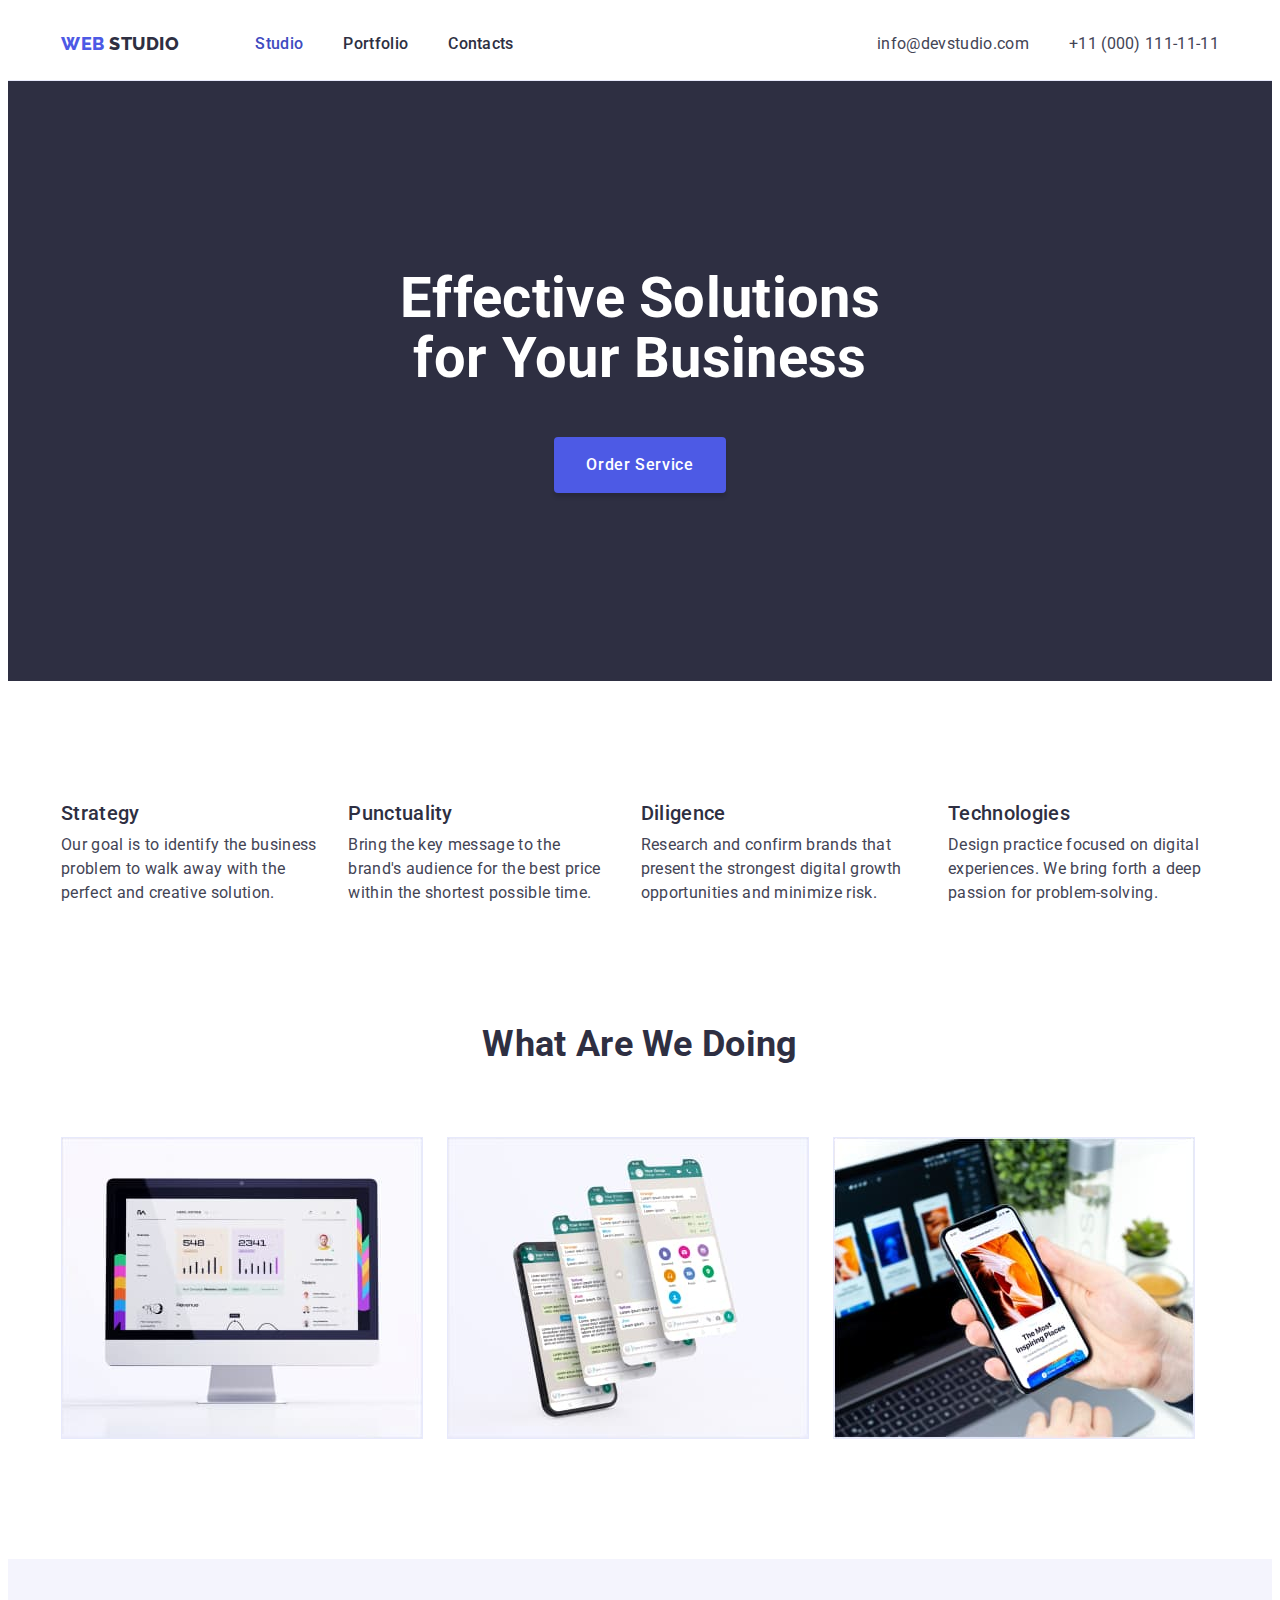
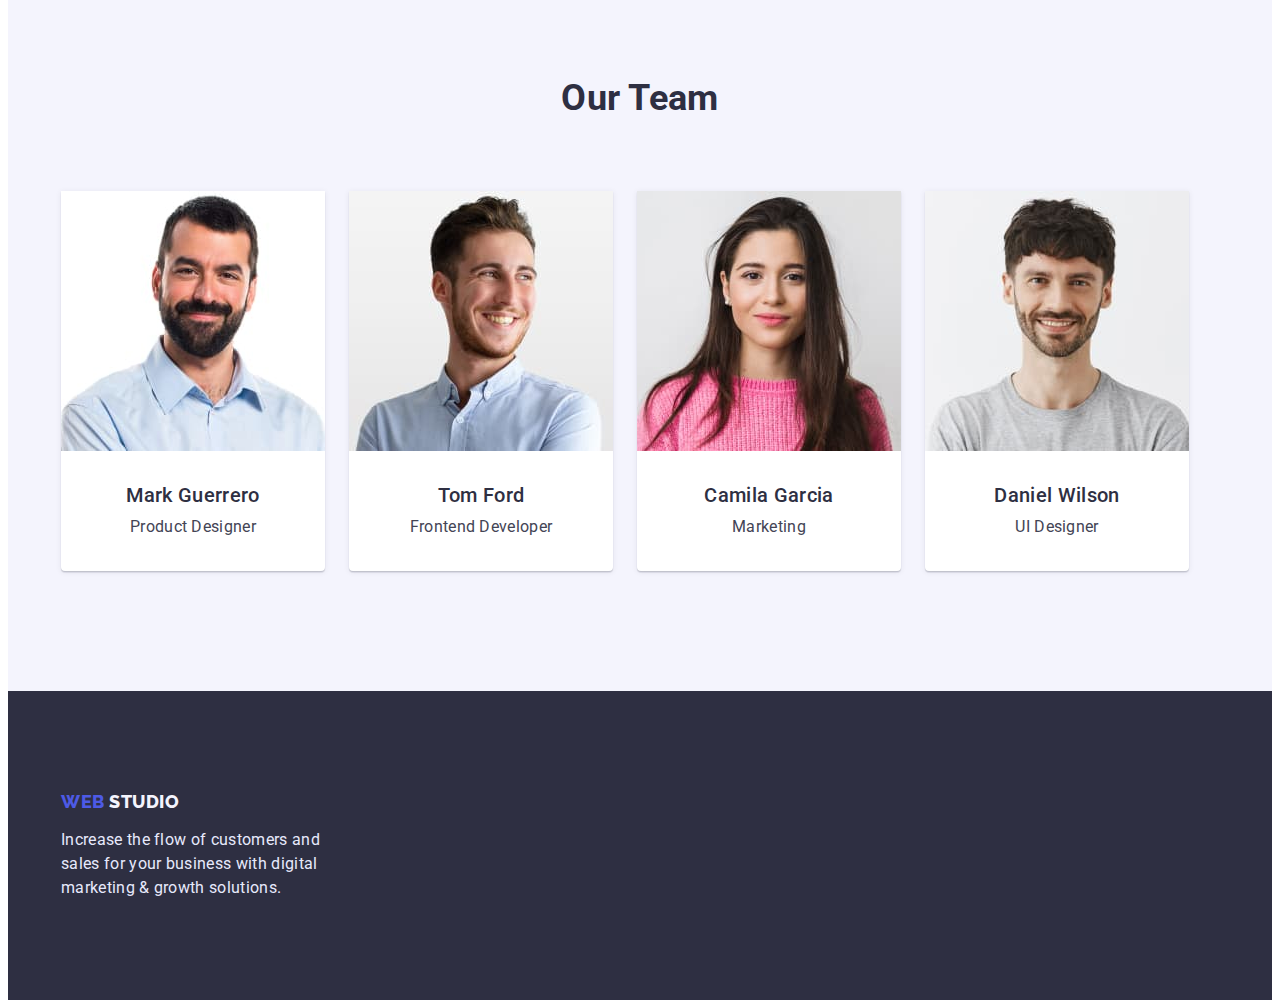
<file: index.html>
<!DOCTYPE html>
<html lang="en">
	<head>
		<meta charset="UTF-8" />
		<meta http-equiv="X-UA-Compatible" content="IE=edge" />
		<meta name="viewport" content="width=device-width, initial-scale=1.0" />

		<title>Studio_Module-3</title>

		<link rel="preconnect" href="https://fonts.googleapis.com" />
		<link rel="preconnect" href="https://fonts.gstatic.com" crossorigin />

		<link
			href="https://fonts.googleapis.com/css2?family=Raleway:wght@800&family=Roboto:wght@400;500;700&display=swap"
			rel="stylesheet"
		/>

		<link
			rel="stylesheet"
			href="https://cdnjs.cloudflare.com/ajax/libs/modern-normalize/1.1.0/modern-normalize.min.css"
			integrity="sha512-wpPYUAdjBVSE4KJnH1VR1HeZfpl1ub8YT/NKx4PuQ5NmX2tKuGu6U/JRp5y+Y8XG2tV+wKQpNHVUX03MfMFn9Q=="
			crossorigin="anonymous"
			referrerpolicy="no-referrer"
		/>

		<link rel="stylesheet" href="./CSS/style.css" />
	</head>

	<body>
		<header class="header-style">
			<div class="section-nav container">
				<nav class="nav-style">
					<a class="logo-style" href="./index.html">
						<span>WEB</span>
						STUDIO
					</a>
					<ul class="menu-list">
						<li class="menu-item">
							<a class="menu-link current" href="./index.html">Studio</a>
						</li>
						<li class="menu-item">
							<a class="menu-link" href="./portfolio.html">Portfolio</a>
						</li>
						<li class="menu-item">
							<a class="menu-link" href="">Contacts</a>
						</li>
					</ul>
				</nav>
				<ul class="contact-list">
					<li class="contact-item">
						<a class="contact-link" href="mailto:info@devstudio.com">info@devstudio.com</a>
					</li>
					<li class="contact-item">
						<a class="contact-link" href="tel:+110001111111">+11 (000) 111-11-11</a>
					</li>
				</ul>
			</div>
		</header>

		<main>
			<section class="hero section">
				<div class="section-hero container">
					<h1 class="hero-title">Effective Solutions for Your Business</h1>
					<button class="order-btn" type="button">Order Service</button>
				</div>
			</section>

			<section class="principles section">
				<div class="principles-style container">
					<h2 class="visually-hidden">Features</h2>
					<ul class="principles-list">
						<li class="prinsiples-item">
							<h3 class="principles-head">Strategy</h3>
							<p class="principles-text">
								Our goal is to identify the business problem to walk away with the perfect and creative solution.
							</p>
						</li>
						<li class="prinsiples-item">
							<h3 class="principles-head">Punctuality</h3>
							<p class="principles-text">
								Bring the key message to the brand's audience for the best price within the shortest possible time.
							</p>
						</li>
						<li class="prinsiples-item">
							<h3 class="principles-head">Diligence</h3>
							<p class="principles-text">
								Research and confirm brands that present the strongest digital growth opportunities and minimize risk.
							</p>
						</li>
						<li class="prinsiples-item">
							<h3 class="principles-head">Technologies</h3>
							<p class="principles-text">
								Design practice focused on digital experiences. We bring forth a deep passion for problem-solving.
							</p>
						</li>
					</ul>
				</div>
			</section>

			<section class="product section">
				<div class="product-style container">
					<h2 class="product-title">What are we doing</h2>
					<ul class="product-list">
						<li class="product-item">
							<img class="product-image" src="./image/studio/activity/web.jpg" alt="Web" width="360" />
						</li>
						<li class="product-item">
							<img class="product-image" src="./image/studio/activity/mobile.jpg" alt="Mobile" width="360" />
						</li>
						<li class="product-item">
							<img class="product-image" src="./image/studio/activity/style.jpg" alt="Style" width="360" />
						</li>
					</ul>
				</div>
			</section>

			<section class="employer section">
				<div class="employer-style container">
					<h2 class="employer-title">Our Team</h2>
					<ul class="employer-list">
						<li class="employer-item">
							<img class="employer-image" src="./image/studio/team/mark.jpg" alt="Mark" width="264" />
							<div class="employer-content">
								<h3 class="employer-head">Mark Guerrero</h3>
								<p class="employer-text">Product Designer</p>
							</div>
						</li>
						<li class="employer-item">
							<img class="employer-image" src="./image/studio/team/tom.jpg" alt="Tom" width="264" />
							<div class="employer-content">
								<h3 class="employer-head">Tom Ford</h3>
								<p class="employer-text">Frontend Developer</p>
							</div>
						</li>
						<li class="employer-item">
							<img class="employer-image" src="./image/studio/team/camila.jpg" alt="Camila" width="264" />
							<div class="employer-content">
								<h3 class="employer-head">Camila Garcia</h3>
								<p class="employer-text">Marketing</p>
							</div>
						</li>
						<li class="employer-item">
							<img class="employer-image" src="./image/studio/team/daniel.jpg" alt="Daniel" width="264" />
							<div class="employer-content">
								<h3 class="employer-head">Daniel Wilson</h3>
								<p class="employer-text">UI Designer</p>
							</div>
						</li>
					</ul>
				</div>
			</section>
		</main>

		<footer class="footer-style">
			<div class="section-footer container">
				<a class="logo-style link-line" href="./index.html">
					<span>WEB</span>
					STUDIO
				</a>
				<p>Increase the flow of customers and sales for your business with digital marketing & growth solutions.</p>
			</div>
		</footer>
	</body>
</html>
</file>
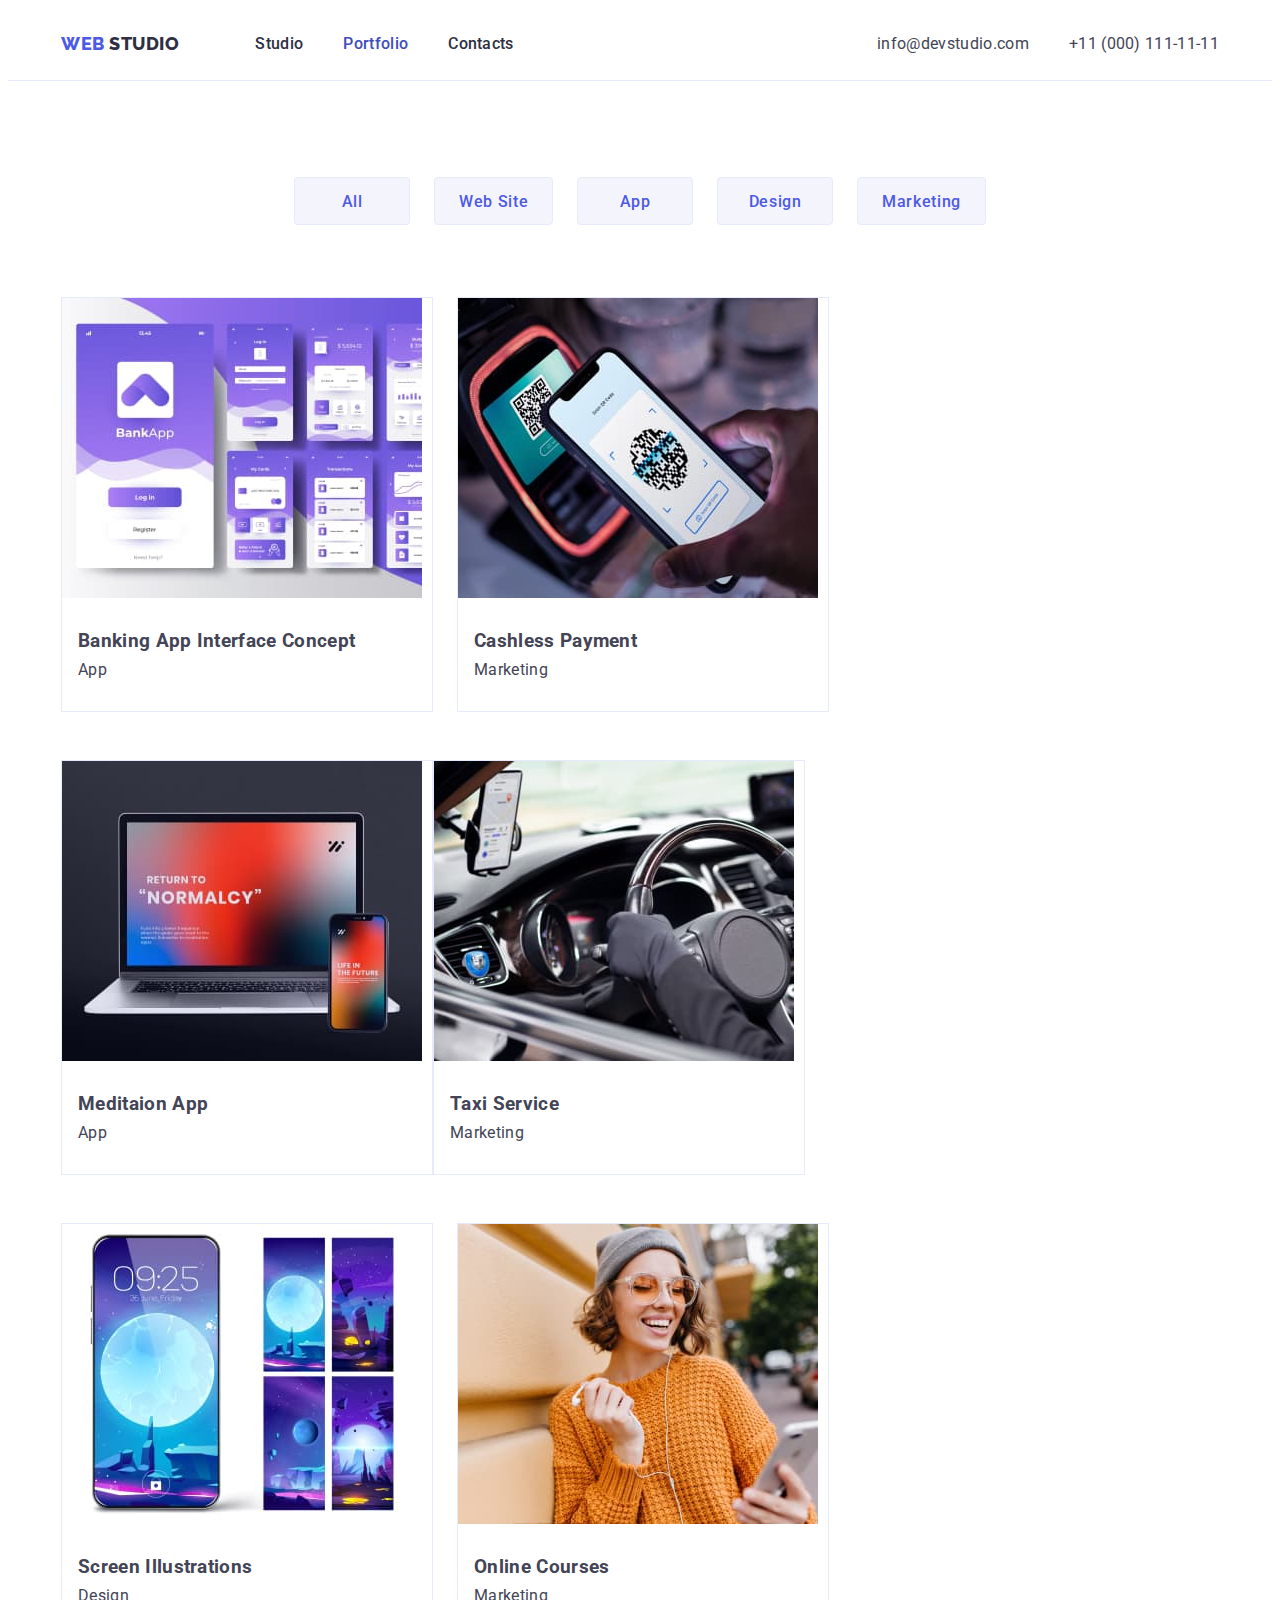
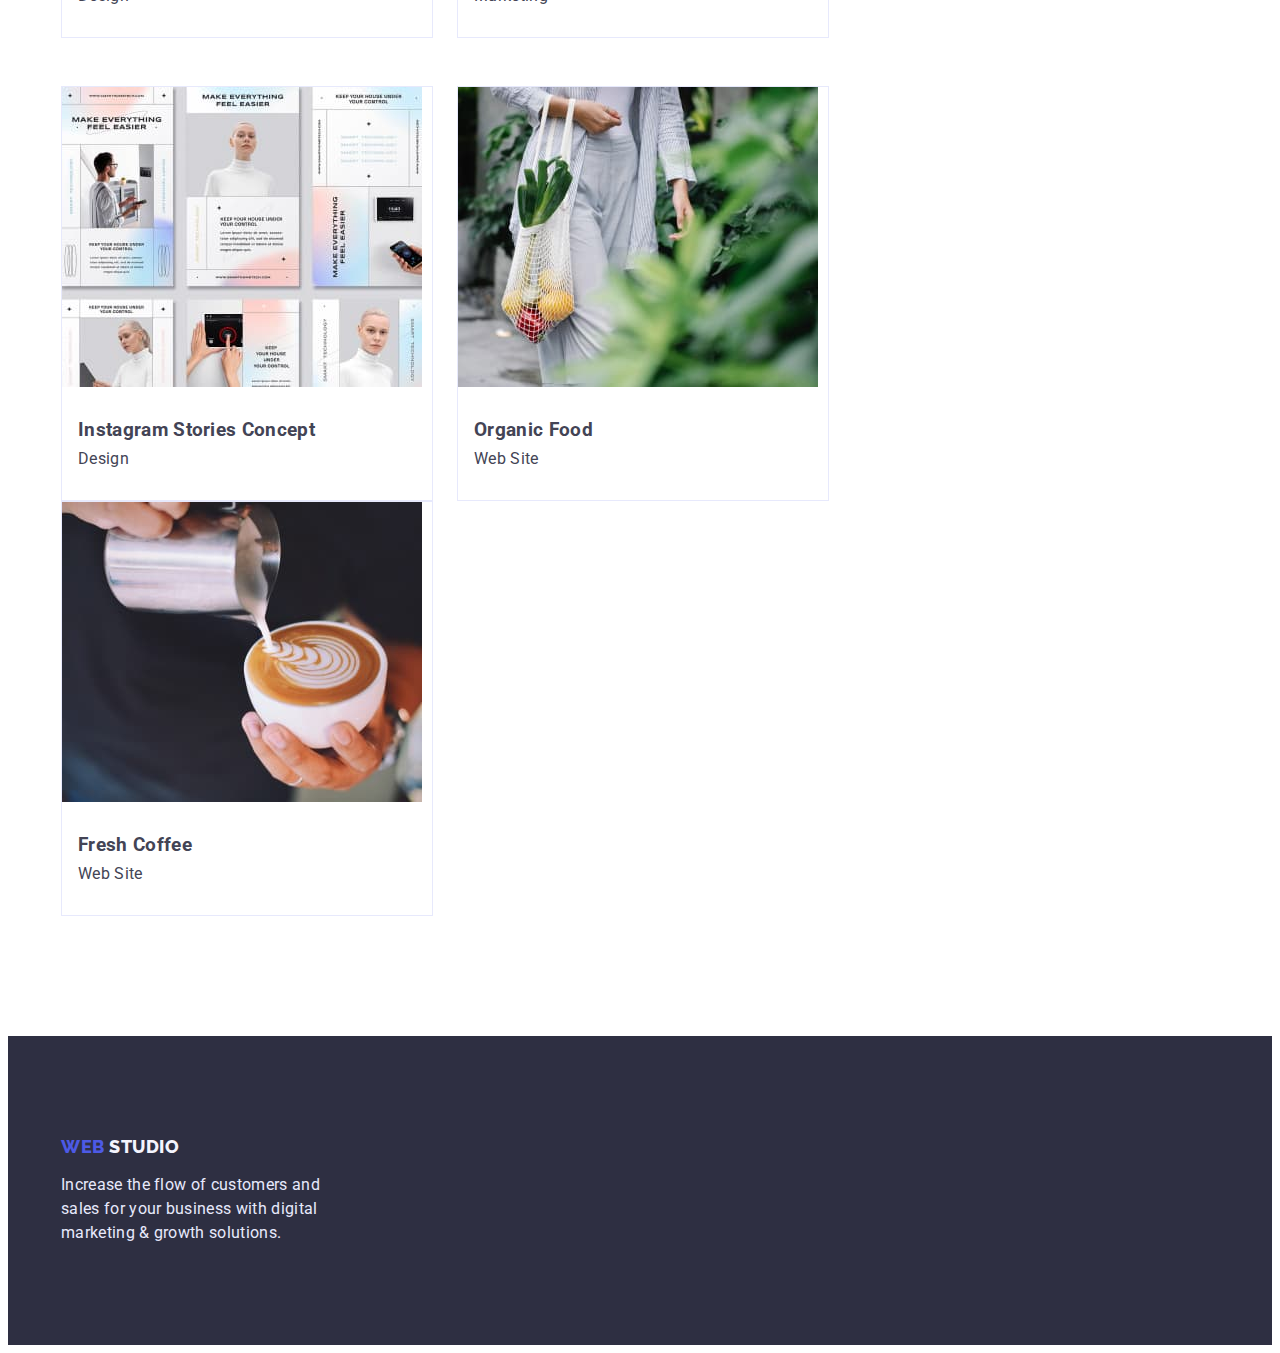
<file: portfolio.html>
<!DOCTYPE html>
<html lang="en">
	<head>
		<meta charset="UTF-8" />
		<meta http-equiv="X-UA-Compatible" content="IE=edge" />
		<meta name="viewport" content="width=device-width, initial-scale=1.0" />

		<title>Portfolio_Module-3</title>

		<link rel="preconnect" href="https://fonts.googleapis.com" />
		<link rel="preconnect" href="https://fonts.gstatic.com" crossorigin />

		<link
			href="https://fonts.googleapis.com/css2?family=Raleway:wght@800&family=Roboto:wght@400;500;700&display=swap"
			rel="stylesheet"
		/>

		<link
			rel="stylesheet"
			href="https://cdnjs.cloudflare.com/ajax/libs/modern-normalize/1.1.0/modern-normalize.min.css"
			integrity="sha512-wpPYUAdjBVSE4KJnH1VR1HeZfpl1ub8YT/NKx4PuQ5NmX2tKuGu6U/JRp5y+Y8XG2tV+wKQpNHVUX03MfMFn9Q=="
			crossorigin="anonymous"
			referrerpolicy="no-referrer"
		/>

		<link rel="stylesheet" href="./CSS/style.css" />
	</head>

	<body>
		<header class="header-style">
			<div class="section-nav container">
				<nav class="nav-style">
					<a class="logo-style" href="./portfolio.html">
						<span>WEB</span>
						STUDIO
					</a>
					<ul class="menu-list">
						<li class="menu-item">
							<a class="menu-link" href="./index.html">Studio</a>
						</li>
						<li class="menu-item">
							<a class="menu-link current" href="./portfolio.html">Portfolio</a>
						</li>
						<li class="menu-item">
							<a class="menu-link" href="">Contacts</a>
						</li>
					</ul>
				</nav>
				<ul class="contact-list">
					<li class="contact-item">
						<a class="contact-link" href="mailto:info@devstudio.com">info@devstudio.com</a>
					</li>
					<li class="contact-item">
						<a class="contact-link" href="tel:+110001111111">+11 (000) 111-11-11</a>
					</li>
				</ul>
			</div>
		</header>

		<main>
			<section class="projects section">
				<div class="projects-style container">
					<h1 class="visually-hidden">Projects</h1>
					<ul class="filter-list list-marker">
						<li class="filter-item">
							<button class="filter-btn" type="button">All</button>
						</li>

						<li class="filter-item">
							<button class="filter-btn" type="button">Web Site</button>
						</li>

						<li class="filter-item">
							<button class="filter-btn" type="button">App</button>
						</li>

						<li class="filter-item">
							<button class="filter-btn" type="button">Design</button>
						</li>

						<li class="filter-item">
							<button class="filter-btn" type="button">Marketing</button>
						</li>
					</ul>

					<ul class="project-list list-marker">
						<li class="project-item">
							<img class="preject-image" src="./image/portfolio/banking.jpg" alt="Tehno" width="360" />
							<div class="project-content">
								<h3 class="project-title">Banking App Interface Concept</h3>
								<p class="project-name">App</p>
							</div>
						</li>
						<li class="project-item">
							<img class="preject-image" src="./image/portfolio/payment.jpg" alt="Poster" width="360" />
							<div class="project-content">
								<h3 class="project-title">Cashless Payment</h3>
								<p class="project-name">Marketing</p>
							</div>
						</li>
						<li class="project-item">
							<img class="preject-image" src="./image/portfolio/meditation.jpg" alt="Seafood" width="360" />
							<div class="project-content">
								<h3 class="project-title">Meditaion App</h3>
								<p class="project-name">App</p>
							</div>
						</li>

						<li class="project-item">
							<img class="preject-image" src="./image/portfolio/taxi.jpg" alt="Prime" width="360" />
							<div class="project-content">
								<h3 class="project-title">Taxi Service</h3>
								<p class="project-name">Marketing</p>
							</div>
						</li>
						<li class="project-item">
							<img class="preject-image" src="./image/portfolio/illustration.jpg" alt="Boxes" width="360" />
							<div class="project-content">
								<h3 class="project-title">Screen Illustrations</h3>
								<p class="project-name">Design</p>
							</div>
						</li>
						<li class="project-item">
							<img class="preject-image" src="./image/portfolio/courses.jpg" alt="Borders" width="360" />
							<div class="project-content">
								<h3 class="project-title">Online Courses</h3>
								<p class="project-name">Marketing</p>
							</div>
						</li>

						<li class="project-item">
							<img class="preject-image" src="./image/portfolio/instagram.jpg" alt="Edition" width="360" />
							<div class="project-content">
								<h3 class="project-title">Instagram Stories Concept</h3>
								<p class="project-name">Design</p>
							</div>
						</li>
						<li class="project-item">
							<img class="preject-image" src="./image/portfolio/food.jpg" alt="Lab" width="360" />
							<div class="project-content">
								<h3 class="project-title">Organic Food</h3>
								<p class="project-name">Web Site</p>
							</div>
						</li>
						<li class="project-item">
							<img class="preject-image" src="./image/portfolio/coffe.jpg" alt="Business" width="360" />
							<div class="project-content">
								<h3 class="project-title">Fresh Coffee</h3>
								<p class="project-name">Web Site</p>
							</div>
						</li>
					</ul>
				</div>
			</section>
		</main>

		<footer class="footer-style">
			<div class="section-footer container">
				<a class="logo-style link-line" href="./portfolio.html">
					<span>WEB</span>
					STUDIO
				</a>
				<p>Increase the flow of customers and sales for your business with digital marketing & growth solutions.</p>
			</div>
		</footer>
	</body>
</html>
</file>
<file: CSS/style.css>
/* General */

:root {
	--bglatter-color: #2e2f42;
	--smlatter-color: #434455;
	--active-color: #404bbf;

	--ltdecor-color: #e7e9fc;
	--decor-color: #4d5ae5;
	--lightfon-color: #f4f4fd;
	--background-color: #ffffff;
}

h1,
h2,
h3,
h4,
h5,
h6,
p {
	margin: 0;
}

img {
	display: block;
	max-width: 100%;
	height: auto;
}

button {
	display: block;
	cursor: pointer;
	border: none;
	border-radius: 4px;
}

address {
	font-style: normal;
}

ul,
ol {
	list-style: none;
	padding-left: 0;
	margin: 0;
}

a {
	text-decoration: none;
}

.container {
	width: 1158px;
	padding: 0 15px;
	margin: 0 auto;
}

.section {
	padding: 120px 0;
}

.visually-hidden {
	position: absolute;
	width: 1px;
	height: 1px;
	margin: -1px;
	border: 0;
	padding: 0;

	white-space: nowrap;
	clip-path: inset(100%);
	clip: rect(0 0 0 0);
	overflow: hidden;
}

body {
	font-family: "Roboto", sans-serif;
	font-style: normal;
	font-size: 16px;
	letter-spacing: 0.02em;

	color: var(--smlatter-color);

	background-color: var(--background-color);
}

.hero {
	background-color: var(--bglatter-color);
}

.employer {
	background-color: var(--lightfon-color);
}

.footer-style {
	background-color: var(--bglatter-color);
}

/* Header */

.header-style {
	border-bottom: 1px solid var(--ltdecor-color);
}

.section-nav {
	padding: 24px 15px;

	display: flex;
	justify-content: space-between;
}

.nav-style {
	display: flex;
}

.logo-style {
	margin-right: 76px;

	font-family: "Raleway", sans-serif;
	font-weight: 800;
	font-size: 18px;
	line-height: 1.33;

	letter-spacing: 0.03em;

	color: var(--bglatter-color);
}

.logo-style > span {
	color: var(--decor-color);
}

/* Header */
/* Navigation */
.menu-list {
	display: flex;
}

.menu-item {
	margin-right: 40px;
}

.menu-item:last-child {
	margin-right: 0;
}

.menu-link {
	font-weight: 500;
	line-height: 1.5;

	color: var(--bglatter-color);
}

.current {
	color: var(--active-color);
}

/* Header */
/* Contacts */

.contact-list {
	display: flex;
}

.contact-item {
	margin-right: 40px;
}

.contact-item:last-child {
	margin-right: 0;
}

.contact-link {
	line-height: 1.5;

	color: var(--smlatter-color);
}

.logo-style:hover,
.menu-link:hover,
.contact-link:hover,
.logo-style:focus,
.menu-link:focus,
.contact-link:focus {
	color: var(--active-color);
}

/* Footer */
/* Address */

.section-footer {
	padding: 100px 15px;
}

.section-footer .logo-style {
	margin: 0;
	color: var(--lightfon-color);
	line-height: 1.17;
}

.section-footer > p {
	width: 264px;
	margin-top: 16px;

	font-weight: 400;
	line-height: 1.5;

	color: var(--ltdecor-color);
}

.footer-style .logo-style:hover,
.footer-style .logo-style:focus {
	color: var(--active-color);
}

/* Studio */
/* Hero */

.hero {
	padding: 188px 0;
}

.section-hero {
	display: flex;
	flex-direction: column;
	align-items: center;
}

.hero-title {
	margin-bottom: 48px;
	width: 496px;

	font-weight: 700;
	font-size: 56px;
	line-height: 1.07;
	text-align: center;

	color: #ffffff;
}

.order-btn {
	font-family: "Roboto";
	font-style: normal;
	font-weight: 500;
	font-size: 16px;
	line-height: 1.5;
	letter-spacing: 0.04em;

	color: #ffffff;

	cursor: pointer;

	padding: 16px 32px;
	gap: 10px;

	min-width: 169px;
	height: 56px;

	background-color: var(--decor-color);
	box-shadow: 0px 4px 4px rgba(0, 0, 0, 0.15);
	border-radius: 4px;
}

.order-btn:hover,
.order-btn:focus {
	background-color: var(--active-color);
}

/* Studio */
/* Principles */

.principles-list {
	display: flex;
}

.prinsiples-item {
	margin-right: 24px;
}

.prinsiples-item:last-child {
	margin-right: 0px;
}

.principles-head,
.employer-head {
	margin-bottom: 8px;

	font-weight: 500;
	font-size: 20px;
	line-height: 1.2;

	color: var(--bglatter-color);
}

.principles-text,
.employer-text {
	line-height: 1.5;
}

/* Studio */
/* Product */

.product {
	padding: 0 0 120px 0;
}

.product-list {
	display: flex;
}

.product-item {
	margin-right: 24px;
}

.product-item:last-child {
	margin-right: 0px;
}

.product-title,
.employer-title {
	margin-bottom: 72px;

	font-weight: 700;
	font-size: 36px;
	line-height: 1.11;

	text-align: center;
	text-transform: capitalize;

	color: var(--bglatter-color);
}

.product-image {
	background: linear-gradient (0deg, rgba(77, 90, 229, 0.1), rgba(77, 90, 229, 0.1));
	background-blend-mode: soft-light, normal;

	border: 1px solid #e7e9fc;
}

/* Studio */
/* employer */

.employer-list {
	display: flex;
}

.employer-item {
	margin-right: 24px;

	background: #ffffff;
	box-shadow: 0px 1px 6px rgba(46, 47, 66, 0.08), 0px 1px 1px rgba(46, 47, 66, 0.16), 0px 2px 1px rgba(46, 47, 66, 0.08);
	border-radius: 0px 0px 4px 4px;

	text-align: center;
}

.employer-item:last-child {
	margin-right: 0px;
}

.employer-content {
	margin: 32px 16px;
}

/* Portfolio */
/* Filter */

.projects {
	padding: 96px 0 120px 0;
}

.filter-list {
	display: flex;
	justify-content: center;
	margin-bottom: 72px;
}

.filter-item {
	margin-right: 24px;
}

.filter-item:last-child {
	margin-right: 0px;
}

.filter-btn {
	font-family: "Roboto";
	font-style: normal;
	font-weight: 500;
	font-size: 16px;
	line-height: 1.5;

	text-align: center;
	letter-spacing: 0.04em;

	color: var(--decor-color);

	cursor: pointer;

	padding: 12px 24px;

	min-width: 116px;
	height: 48px;

	background: var(--lightfon-color);
	border: 1px solid var(--ltdecor-color);
	border-radius: 4px;
}

.filter-btn:hover,
.filter-btn:focus {
	color: #ffffff;

	background: var(--active-color);
	box-shadow: 0px 3px 1px rgba(0, 0, 0, 0.1), 0px 2px 1px rgba(0, 0, 0, 0.08), 0px 2px 2px rgba(0, 0, 0, 0.12);
	border-radius: 4px;
}

.filter-btn:visited {
	background-color: var(--bglatter-color);
}

/* Portfolio */
/* Project */

.project-list {
	display: flex;
	flex-wrap: wrap;
}

.project-item {
	width: calc((100% - 48px) / 3);
	margin-right: 24px;
	margin-bottom: 48px;

	background: #ffffff;
	border: 1px solid var(--ltdecor-color);

	text-align: left;
}

.project-item:nth-child(3n) {
	margin-right: 0px;
}

.project-item:nth-last-child(-n + 3) {
	margin-bottom: 0px;
}

.project-item .project-content {
	margin-top: 32px;
	margin-bottom: 32px;
}

.project-title {
	margin-left: 16px;
	margin-bottom: 8px;
}

.project-name {
	margin-left: 16px;
}
</file>
